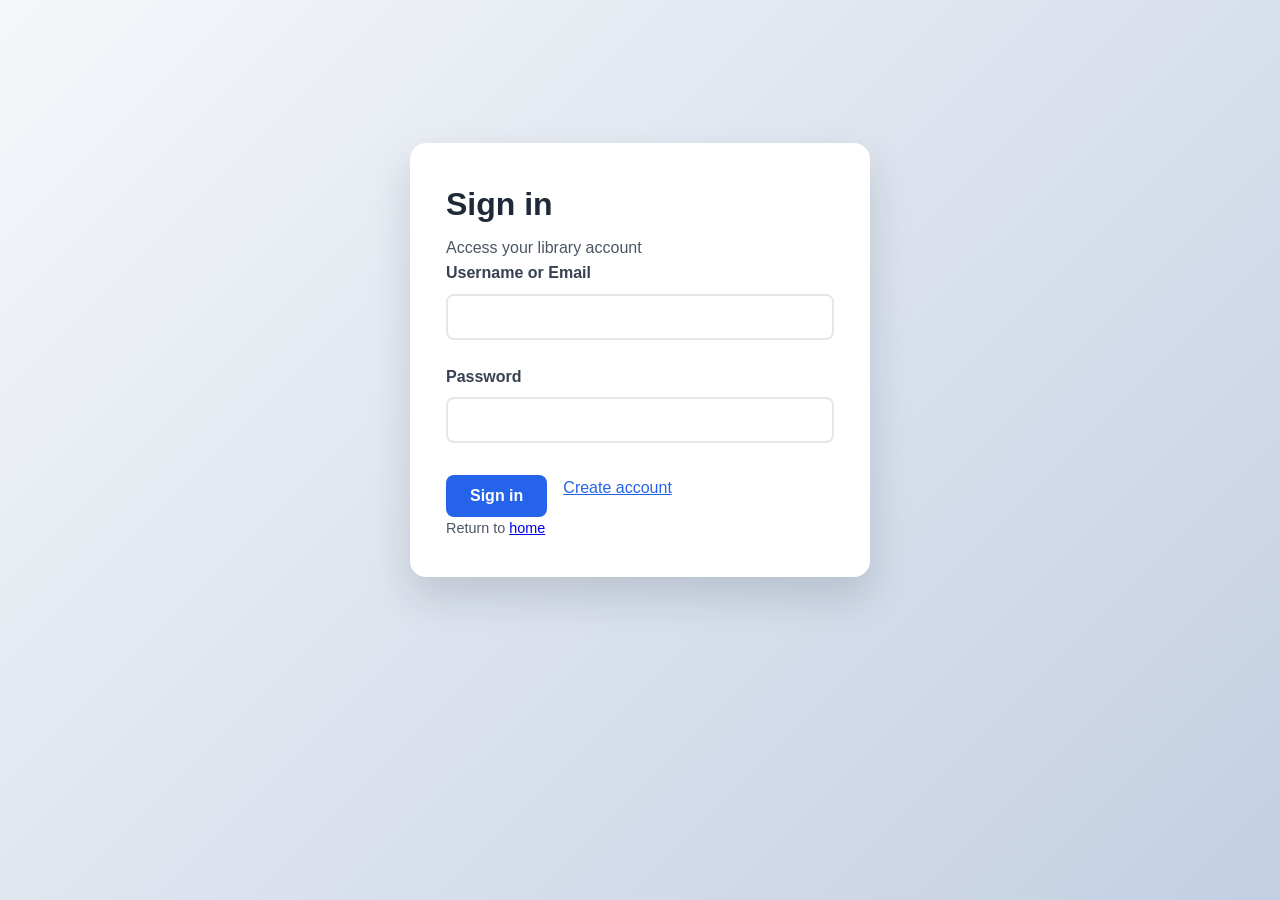
<file: src/LibraryManagement.API/wwwroot/login.html>
<!DOCTYPE html>
<html lang="en">
<head>
    <meta charset="utf-8" />
    <meta name="viewport" content="width=device-width,initial-scale=1" />
    <title>Sign in — Library Management</title>
    <link rel="stylesheet" href="css/style.css">
</head>
<body>
    <div class="auth-page">
        <div class="auth-card">
            <h1>Sign in</h1>
            <p class="muted">Access your library account</p>
            <form id="loginFormPage" onsubmit="login(event)">
                <div class="form-group">
                    <label for="loginIdentifier">Username or Email</label>
                    <input id="loginIdentifier" required />
                </div>
                <div class="form-group">
                    <label for="loginPassword">Password</label>
                    <input id="loginPassword" type="password" required />
                </div>
                <div class="form-actions">
                    <button class="btn-primary" type="submit">Sign in</button>
                    <a class="btn-link" href="register.html">Create account</a>
                </div>
            </form>
            <p class="small muted">Return to <a href="index.html">home</a></p>
        </div>
    </div>
    <script src="js/api.js"></script>
    <script src="js/auth.js"></script>
</body>
</html>
</file>
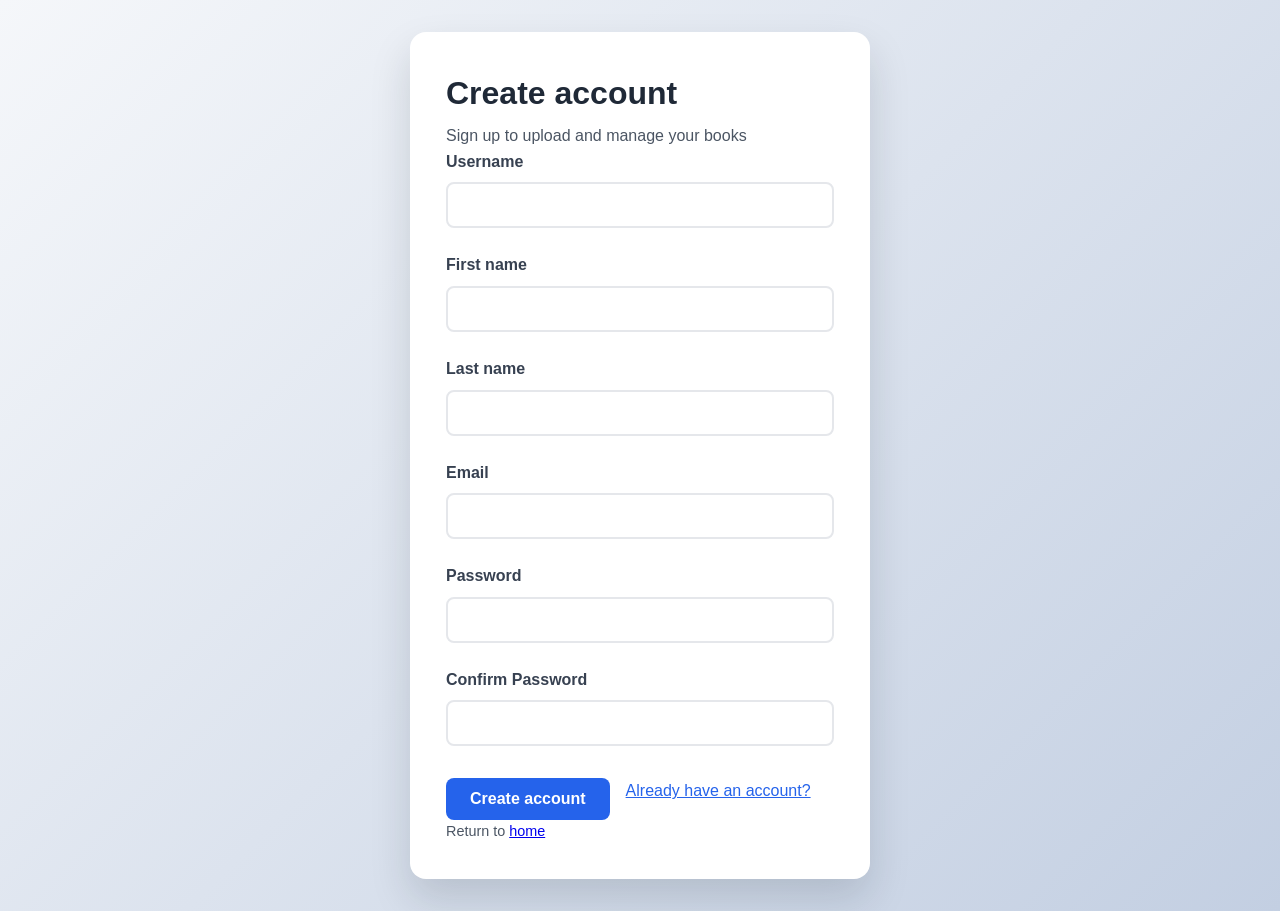
<file: src/LibraryManagement.API/wwwroot/register.html>
<!DOCTYPE html>
<html lang="en">
<head>
    <meta charset="utf-8" />
    <meta name="viewport" content="width=device-width,initial-scale=1" />
    <title>Create account — Library Management</title>
    <link rel="stylesheet" href="css/style.css">
</head>
<body>
    <div class="auth-page">
        <div class="auth-card">
            <h1>Create account</h1>
            <p class="muted">Sign up to upload and manage your books</p>
            <form id="registerFormPage" onsubmit="register(event)">
                <div class="form-group">
                    <label for="regUsername">Username</label>
                    <input id="regUsername" required />
                </div>
                <div class="form-group">
                    <label for="regFirst">First name</label>
                    <input id="regFirst" required />
                </div>
                <div class="form-group">
                    <label for="regLast">Last name</label>
                    <input id="regLast" required />
                </div>
                <div class="form-group">
                    <label for="regEmail">Email</label>
                    <input id="regEmail" type="email" required />
                </div>
                <div class="form-group">
                    <label for="regPassword">Password</label>
                    <input id="regPassword" type="password" required />
                </div>
                <div class="form-group">
                    <label for="regConfirm">Confirm Password</label>
                    <input id="regConfirm" type="password" required />
                </div>
                <div class="form-actions">
                    <button class="btn-primary" type="submit">Create account</button>
                    <a class="btn-link" href="login.html">Already have an account?</a>
                </div>
            </form>
            <p class="small muted">Return to <a href="index.html">home</a></p>
        </div>
    </div>
    <script src="js/api.js"></script>
    <script src="js/auth.js"></script>
</body>
</html>
</file>
<file: src/LibraryManagement.API/wwwroot/css/style.css>
/* General Styles */
* {
    margin: 0;
    padding: 0;
    box-sizing: border-box;
}

:root {
    --primary-color: #2563eb;
    --primary-dark: #1e40af;
    --primary-light: #3b82f6;
    --success-color: #10b981;
    --danger-color: #ef4444;
    --warning-color: #f59e0b;
    --gray-50: #f9fafb;
    --gray-100: #f3f4f6;
    --gray-200: #e5e7eb;
    --gray-300: #d1d5db;
    --gray-400: #9ca3af;
    --gray-500: #6b7280;
    --gray-600: #4b5563;
    --gray-700: #374151;
    --gray-800: #1f2937;
    --gray-900: #111827;
    --spacing: 1rem;
    --border-radius: 0.5rem;
}

body {
    font-family: -apple-system, BlinkMacSystemFont, 'Segoe UI', 'Roboto', 'Oxygen',
        'Ubuntu', 'Cantarell', 'Fira Sans', 'Droid Sans', 'Helvetica Neue',
        sans-serif;
    background: linear-gradient(135deg, #f5f7fa 0%, #c3cfe2 100%);
    color: var(--gray-800);
    line-height: 1.6;
    min-height: 100vh;
}

.container {
    max-width: 1400px;
    margin: 0 auto;
    display: flex;
    flex-direction: column;
    min-height: 100vh;
}

/* Header */
.header {
    background: linear-gradient(135deg, var(--primary-color) 0%, var(--primary-dark) 100%);
    color: white;
    padding: 2rem var(--spacing);
    box-shadow: 0 4px 6px rgba(0, 0, 0, 0.1);
}

.header-content {
    max-width: 1400px;
    margin: 0 auto;
    display: flex;
    justify-content: space-between;
    align-items: center;
    flex-wrap: wrap;
    gap: 2rem;
}

.logo h1 {
    font-size: 2rem;
    margin-bottom: 0.5rem;
}

.logo p {
    opacity: 0.9;
    font-size: 0.95rem;
}

.header-stats {
    display: flex;
    gap: 2rem;
}

.stat {
    display: flex;
    flex-direction: column;
    align-items: center;
    padding: 1rem;
    background: rgba(255, 255, 255, 0.1);
    border-radius: var(--border-radius);
    backdrop-filter: blur(10px);
}

.stat-label {
    font-size: 0.85rem;
    opacity: 0.9;
    margin-bottom: 0.5rem;
}

.stat-value {
    font-size: 1.75rem;
    font-weight: bold;
}

/* Navigation */
.navbar {
    background: white;
    padding: 1.5rem var(--spacing);
    box-shadow: 0 2px 4px rgba(0, 0, 0, 0.05);
    border-bottom: 1px solid var(--gray-200);
}

.nav-content {
    max-width: 1400px;
    margin: 0 auto;
    display: flex;
    gap: 1rem;
    justify-content: space-between;
    align-items: center;
    flex-wrap: wrap;
}

.search-bar {
    display: flex;
    gap: 0.5rem;
    flex: 1;
    min-width: 300px;
}

.search-input {
    flex: 1;
    padding: 0.75rem 1rem;
    border: 2px solid var(--gray-200);
    border-radius: var(--border-radius);
    font-size: 1rem;
    transition: all 0.3s ease;
}

.search-input:focus {
    outline: none;
    border-color: var(--primary-color);
    box-shadow: 0 0 0 3px rgba(37, 99, 235, 0.1);
}

.search-btn,
.reset-btn,
.add-btn {
    padding: 0.75rem 1.5rem;
    border: none;
    border-radius: var(--border-radius);
    font-size: 1rem;
    font-weight: 600;
    cursor: pointer;
    transition: all 0.3s ease;
}

.search-btn {
    background: var(--primary-color);
    color: white;
}

.search-btn:hover {
    background: var(--primary-dark);
    box-shadow: 0 4px 6px rgba(37, 99, 235, 0.3);
}

.reset-btn {
    background: var(--gray-200);
    color: var(--gray-800);
}

.reset-btn:hover {
    background: var(--gray-300);
}

.add-btn {
    background: var(--success-color);
    color: white;
    white-space: nowrap;
}

.add-btn:hover {
    background: #059669;
    box-shadow: 0 4px 6px rgba(16, 185, 129, 0.3);
}

/* Form Container */
.form-container {
    max-width: 1400px;
    margin: 2rem auto;
    padding: 0 var(--spacing);
    transition: all 0.3s ease;
}

.form-container.hidden {
    display: none;
}

.form-card {
    background: white;
    border-radius: 0.75rem;
    box-shadow: 0 10px 25px rgba(0, 0, 0, 0.1);
    padding: 2rem;
}

.form-card h2 {
    margin-bottom: 1.5rem;
    color: var(--gray-900);
}

.form-group {
    margin-bottom: 1.5rem;
}

.form-group label {
    display: block;
    margin-bottom: 0.5rem;
    font-weight: 600;
    color: var(--gray-700);
}

.form-group input {
    width: 100%;
    padding: 0.75rem;
    border: 2px solid var(--gray-200);
    border-radius: var(--border-radius);
    font-size: 1rem;
    transition: border-color 0.3s ease;
}

.form-group input:focus {
    outline: none;
    border-color: var(--primary-color);
    box-shadow: 0 0 0 3px rgba(37, 99, 235, 0.1);
}

.form-actions {
    display: flex;
    gap: 1rem;
    margin-top: 2rem;
}

.btn-primary,
.btn-secondary {
    padding: 0.75rem 1.5rem;
    border: none;
    border-radius: var(--border-radius);
    font-size: 1rem;
    font-weight: 600;
    cursor: pointer;
    transition: all 0.3s ease;
}

.btn-primary {
    background: var(--primary-color);
    color: white;
}

.btn-primary:hover {
    background: var(--primary-dark);
    box-shadow: 0 4px 6px rgba(37, 99, 235, 0.3);
}

.btn-secondary {
    background: var(--gray-200);
    color: var(--gray-800);
}

.btn-secondary:hover {
    background: var(--gray-300);
}

/* User badge */
.user-badge {
    background: rgba(255,255,255,0.12);
    color: white;
    padding: 0.5rem 0.75rem;
    border-radius: 9999px;
    font-weight: 600;
    margin-left: 0.5rem;
    white-space: nowrap;
}

/* Auth pages */
.auth-page {
    min-height: 80vh;
    display: flex;
    align-items: center;
    justify-content: center;
    padding: 2rem;
}

.auth-card {
    width: 100%;
    max-width: 460px;
    background: white;
    border-radius: 1rem;
    box-shadow: 0 20px 40px rgba(16,24,40,0.15);
    padding: 2.25rem;
}

.auth-card h1 {
    margin-bottom: 0.25rem;
}

.muted { color: var(--gray-600); }
.small { font-size: 0.9rem; }
.btn-link { background: none; border: none; color: var(--primary-color); text-decoration: underline; cursor: pointer; }

/* Main Content */
.main-content {
    flex: 1;
    max-width: 1400px;
    margin: 2rem auto;
    padding: 0 var(--spacing);
    width: 100%;
}

.books-grid {
    display: grid;
    grid-template-columns: repeat(auto-fill, minmax(280px, 1fr));
    gap: 2rem;
}

/* Book Card */
.book-card {
    background: white;
    border-radius: 0.75rem;
    box-shadow: 0 4px 6px rgba(0, 0, 0, 0.1);
    overflow: hidden;
    transition: all 0.3s ease;
    cursor: pointer;
    display: flex;
    flex-direction: column;
}

.book-card:hover {
    transform: translateY(-4px);
    box-shadow: 0 12px 16px rgba(0, 0, 0, 0.15);
}

.book-card-header {
    background: linear-gradient(135deg, var(--primary-light) 0%, var(--primary-color) 100%);
    padding: 1.5rem;
    color: white;
    position: relative;
    overflow: hidden;
}

.book-card-header::before {
    content: '📖';
    position: absolute;
    font-size: 3rem;
    opacity: 0.1;
    top: -10px;
    right: -10px;
}

.book-title {
    font-size: 1.25rem;
    font-weight: 700;
    margin-bottom: 0.5rem;
    display: -webkit-box;
    -webkit-line-clamp: 2;
    -webkit-box-orient: vertical;
    overflow: hidden;
}

.book-author {
    font-size: 0.95rem;
    opacity: 0.95;
}

.book-card-body {
    flex: 1;
    padding: 1.5rem;
}

.book-meta {
    display: flex;
    flex-direction: column;
    gap: 0.75rem;
    margin-bottom: 1rem;
}

.meta-item {
    display: flex;
    justify-content: space-between;
    align-items: center;
    font-size: 0.9rem;
}

.meta-label {
    color: var(--gray-600);
    font-weight: 500;
}

.meta-value {
    color: var(--gray-800);
    font-weight: 600;
}

.status-badge {
    display: inline-block;
    padding: 0.25rem 0.75rem;
    border-radius: 9999px;
    font-size: 0.8rem;
    font-weight: 600;
    text-transform: uppercase;
}

.status-available {
    background: #d1fae5;
    color: #065f46;
}

.status-issued {
    background: #fbcfe8;
    color: #831843;
}

.book-card-footer {
    padding: 1rem 1.5rem;
    border-top: 1px solid var(--gray-200);
    display: flex;
    gap: 0.5rem;
}

.btn-view,
.btn-delete {
    flex: 1;
    padding: 0.5rem;
    border: none;
    border-radius: var(--border-radius);
    font-size: 0.9rem;
    font-weight: 600;
    cursor: pointer;
    transition: all 0.3s ease;
}

.btn-view {
    background: var(--primary-color);
    color: white;
}

.btn-view:hover {
    background: var(--primary-dark);
}

.btn-delete {
    background: var(--danger-color);
    color: white;
}

.btn-delete:hover {
    background: #dc2626;
}

/* Loading & Empty States */
.loading {
    text-align: center;
    padding: 3rem;
    color: var(--gray-600);
    font-size: 1.1rem;
}

.empty-state {
    text-align: center;
    padding: 3rem;
    grid-column: 1 / -1;
}

.empty-state p {
    color: var(--gray-600);
    margin-bottom: 1.5rem;
}

/* Modal */
.modal {
    position: fixed;
    top: 0;
    left: 0;
    right: 0;
    bottom: 0;
    background: rgba(0, 0, 0, 0.5);
    display: flex;
    justify-content: center;
    align-items: center;
    z-index: 1000;
    backdrop-filter: blur(4px);
}

.modal.hidden {
    display: none;
}

.modal-content {
    background: white;
    border-radius: 0.75rem;
    max-width: 500px;
    max-height: 80vh;
    overflow-y: auto;
    padding: 2rem;
    position: relative;
    animation: slideUp 0.3s ease;
}

@keyframes slideUp {
    from {
        transform: translateY(30px);
        opacity: 0;
    }
    to {
        transform: translateY(0);
        opacity: 1;
    }
}

.close {
    position: absolute;
    top: 1rem;
    right: 1rem;
    font-size: 1.5rem;
    cursor: pointer;
    color: var(--gray-500);
    transition: color 0.3s ease;
}

.close:hover {
    color: var(--gray-800);
}

.book-detail-item {
    margin-bottom: 1rem;
    padding-bottom: 1rem;
    border-bottom: 1px solid var(--gray-200);
}

.book-detail-label {
    color: var(--gray-600);
    font-size: 0.9rem;
    font-weight: 500;
    text-transform: uppercase;
    margin-bottom: 0.25rem;
}

.book-detail-value {
    color: var(--gray-900);
    font-size: 1.1rem;
    font-weight: 600;
}

/* Footer */
.footer {
    background: var(--gray-800);
    color: white;
    text-align: center;
    padding: 2rem var(--spacing);
    margin-top: auto;
}

/* Error Alert */
.alert {
    padding: 1rem;
    border-radius: var(--border-radius);
    margin-bottom: 1rem;
    font-weight: 500;
}

.alert-error {
    background: #fee2e2;
    color: #991b1b;
    border: 1px solid #fca5a5;
}

.alert-success {
    background: #d1fae5;
    color: #065f46;
    border: 1px solid #6ee7b7;
}

/* Responsive Design */
@media (max-width: 768px) {
    .header-content {
        flex-direction: column;
        align-items: flex-start;
    }

    .nav-content {
        flex-direction: column;
    }

    .search-bar {
        width: 100%;
    }

    .add-btn {
        width: 100%;
    }

    .books-grid {
        grid-template-columns: repeat(auto-fill, minmax(250px, 1fr));
        gap: 1rem;
    }

    .header-stats {
        width: 100%;
        justify-content: space-around;
    }

    .logo h1 {
        font-size: 1.5rem;
    }
}

@media (max-width: 480px) {
    .books-grid {
        grid-template-columns: 1fr;
    }

    .book-card-footer {
        flex-direction: column;
    }

    .btn-view,
    .btn-delete {
        width: 100%;
    }

    .modal-content {
        margin: 1rem;
    }
}
</file>
